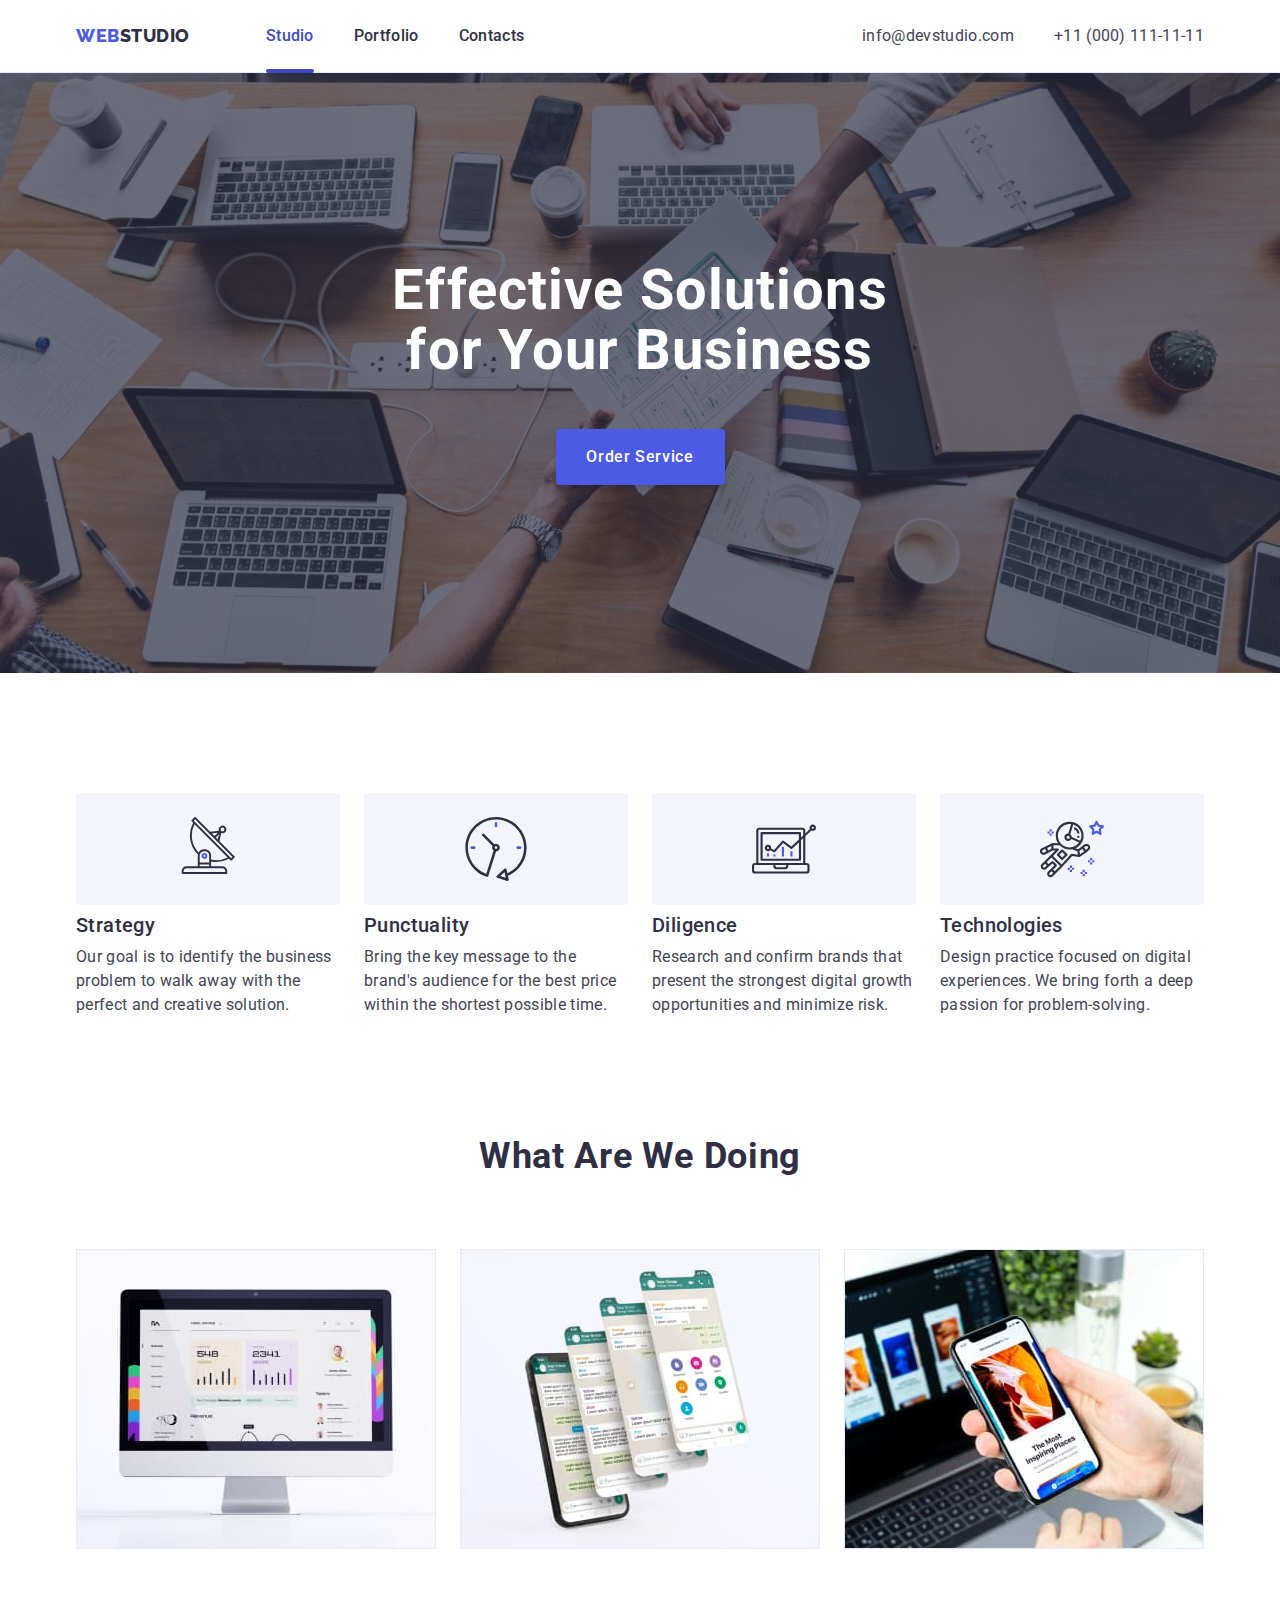
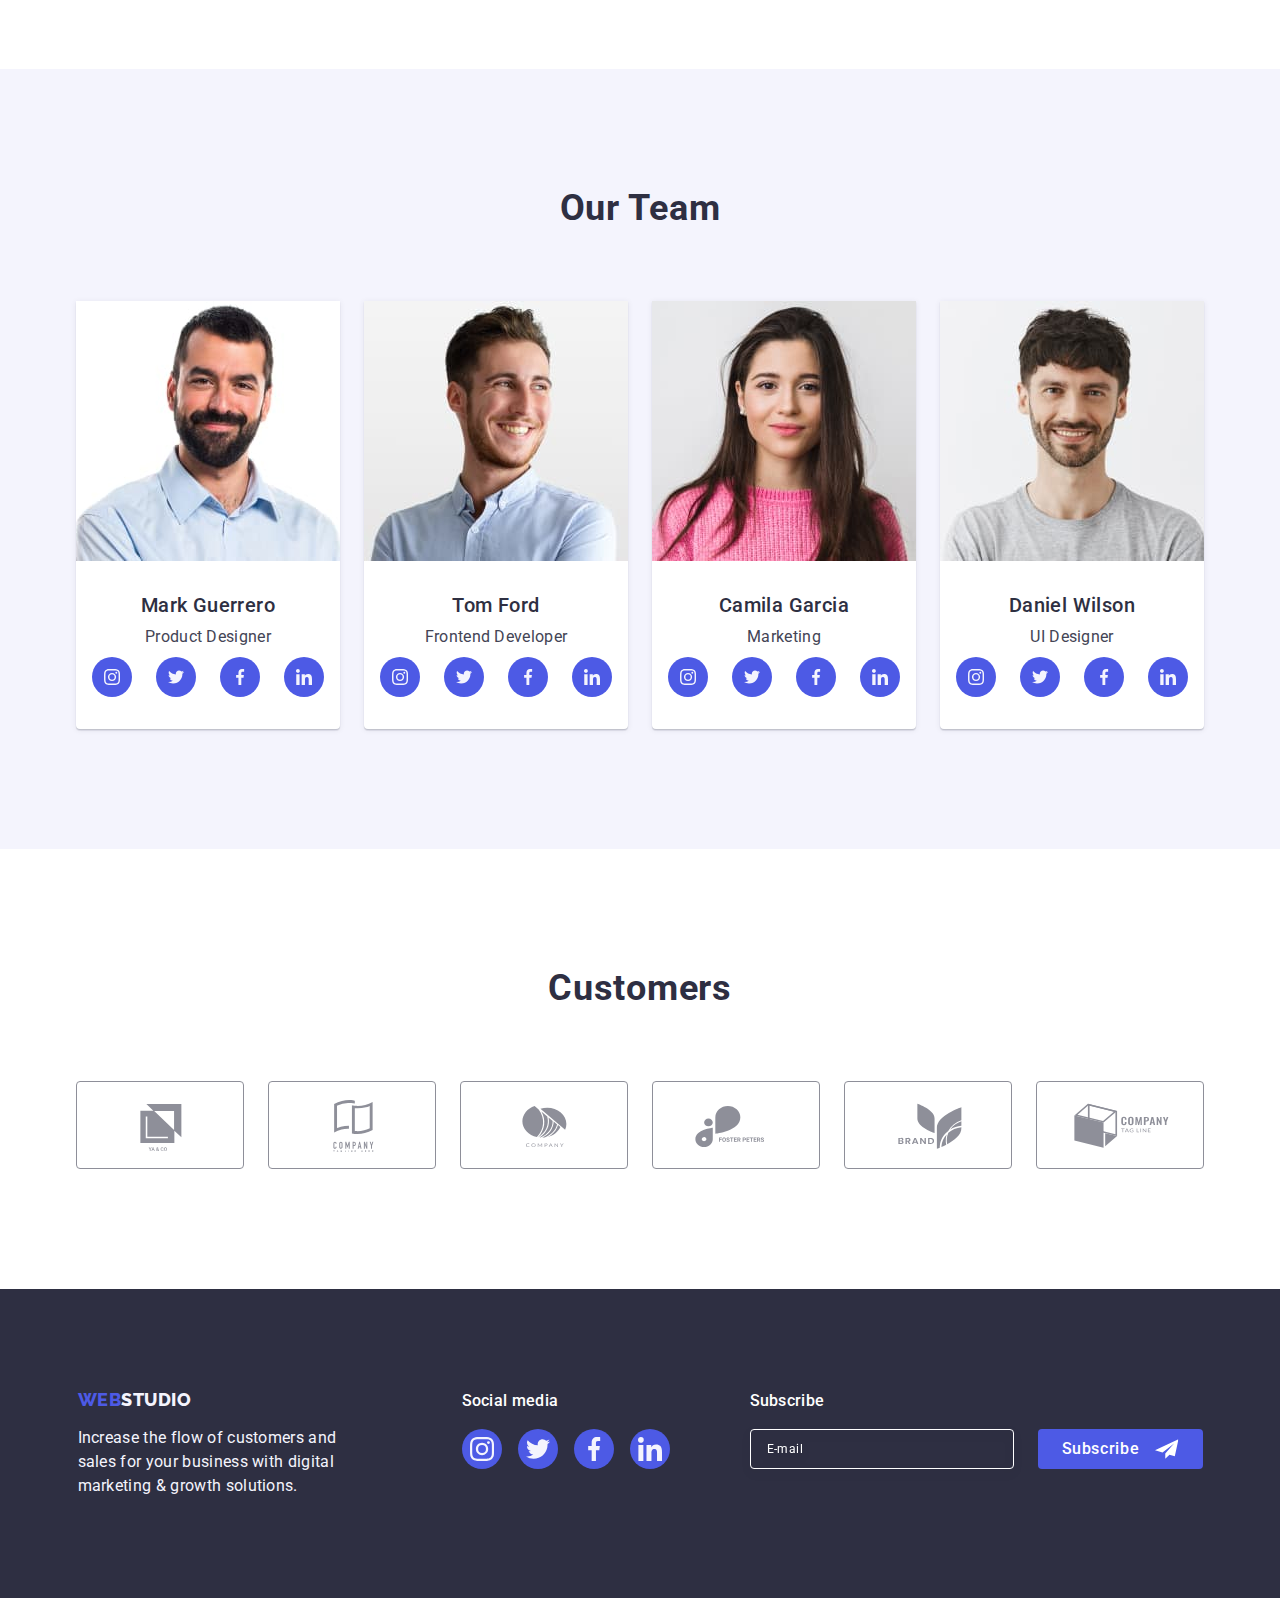
<file: index.html>
<!DOCTYPE html>
<html lang="en">

<head>
    <meta charset="UTF-8">
    <meta http-equiv="X-UA-Compatible" content="IE=edge">
    <meta name="viewport" content="width=device-width, initial-scale=1.0">
    <title>WebStudio</title>
    <link rel="preconnect" href="https://fonts.googleapis.com">
    <link rel="preconnect" href="https://fonts.gstatic.com" crossorigin>
    <link href="https://fonts.googleapis.com/css2?family=Raleway:wght@800&family=Roboto:wght@400;500;700&display=swap"
        rel="stylesheet">
    <link rel="stylesheet"
        href="https://cdnjs.cloudflare.com/ajax/libs/modern-normalize/2.0.0/modern-normalize.min.css">
    <link rel="stylesheet" href="./css/styles.css">
    <link rel="stylesheet" href="./css/media.css">
</head>

<body>
    <header class="page-header header">
        <div class="container header-container">
            <nav class="header-nav">
                <a class="logotepy-link link">Web<span class="logo">Studio</span></a>
                <ul class="site-nav list">
                    <li class="header-item"><a href="./index.html" class="header-link link current">Studio</a>
                    </li>
                    <li class="header-item"><a href="./portfolio.html" class="header-link link">Portfolio</a>
                    </li>
                    <li class="header-item"><a href="" class="header-link link">Contacts</a></li>
                </ul>
            </nav>

            <address class="page-adress">
                <ul class="auth-nav list">
                    <li class="adress-item"><a href="mailto:info@devstudio.com"
                            class="header-adress-link link">info@devstudio.com</a>
                    </li>
                    <li class="adress-item*tel"><a href="tel:+110001111111" class="header-adress-link link">+11 (000)
                            111-11-11</a>
                    </li>
                </ul>
            </address>
            <button type="button" class="mob-menu-open" data-menu-open>
                <svg width="32" height="22">
                    <use href="./images/icons.svg#icon-Vector-open-modal"></use>
                </svg>
            </button>
        </div>

        <div class="mob-menu is-hidden" data-menu>
            <div>
                <button type="button" class="menu-modal-close" data-menu-close>
                    <svg class="mob-close-icon" width="8" height="8">
                        <use href="./images/icons.svg#icon-close-black-18dp-2-1"> </use>
                    </svg>
                </button>

                <nav class="mobil-menu-nav">
                    <ul class="mob-menu-nav list">
                        <li class="mob-menu-item">
                            <a href="./index.html" class="mob-menu-link link active">Studio</a>
                        </li>
                        <li class="mob-menu-item">
                            <a href="./portfolio.html" class="mob-menu-link link">Portfolio</a>
                        </li>
                        <li class="mob-menu-item">
                            <a href="" class="mob-menu-link link">Contacts</a>
                        </li>
                    </ul>
                </nav>
            </div>

            <div>
                <address class="mobil-menu-adress">
                    <ul class="mob-menu-nav list">
                        <li class="mob-menu-item">
                            <a href="tel:+110001111111" class="mob-menu-tel-link link">+11 (000) 111-11-11</a>
                        </li>
                        <li class="mob-menu-item">
                            <a href="mailto:info@devstudio.com" class="mob-menu-adress-link link">info@devstudio.com</a>
                        </li>
                    </ul>
                </address>
                <ul class="mob-soc-list list">
                    <li class="mob-soc-item list">
                        <a href="" class="link mob-soc-link" target="_blank" rel="noopener noreferrer">
                            <svg class="mob-soc-icon" width="24" height="24">
                                <use href="./images/icons.svg#icon-instagram"></use>
                            </svg>
                        </a>
                    </li>
                    <li class="mob-soc-item list">
                        <a href="" class="link mob-soc-link" target="_blank" rel="noopener noreferrer">
                            <svg class="mob-soc-icon" width="24" height="24">
                                <use href="./images/icons.svg#icon-twitter"></use>
                            </svg>
                        </a>
                    </li>
                    <li class="mob-soc-item list">
                        <a href="" class="link mob-soc-link" target="_blank" rel="noopener noreferrer">
                            <svg class="mob-soc-icon" width="24" height="24">
                                <use href="./images/icons.svg#icon-facebook"></use>
                            </svg>
                        </a>
                    </li>
                    <li class="mob-soc-item list">
                        <a href="" class="link mob-soc-link" target="_blank" rel="noopener noreferrer">
                            <svg class="mob-soc-icon" width="24" height="24">
                                <use href="./images/icons.svg#icon-linkedin"></use>
                            </svg>
                        </a>
                    </li>
                </ul>
            </div>
        </div>
    </header>

    <main>
        <!--section1 -->
        <section class="section-hero list">
            <div class="container container-hero">
                <h1 class="hero-title">Effective Solutions
                    for Your Business</h1>
                <button type="button" class="hero-link-btn" data-modal-open>Order Service</button>
            </div>
        </section>
        <!--section2 -->
        <section class="section-visuali">
            <div class="container container-text">
                <h2 class="visually-hidden">Happy</h2>
                <ul class="list list-text">
                    <li class="list-item">
                        <div class="icon">
                            <svg width="64" height="64">
                                <use href="./images/icons.svg#icon-antenna"></use>
                            </svg>
                        </div>
                        <h3 class="subtitle">Strategy</h3>
                        <p class="text">
                            Our goal is to identify the business
                            problem to walk away with the perfect and creative solution.
                        </p>
                    </li>
                    <li class="list-item">
                        <div class="icon">
                            <svg width="64" height="64">
                                <use href="./images/icons.svg#icon-clock"></use>
                            </svg>
                        </div>
                        <h3 class="subtitle">Punctuality</h3>
                        <p class="text">
                            Bring the key message to the brand's audience for the best price within the shortest
                            possible time.
                        </p>
                    </li>
                    <li class="list-item">
                        <div class="icon">
                            <svg width="64" height="64">
                                <use href="./images/icons.svg#icon-diagram"></use>
                            </svg>
                        </div>
                        <h3 class="subtitle">Diligence</h3>
                        <p class="text">
                            Research and confirm brands that present the strongest digital growth opportunities and
                            minimize risk.
                        </p>
                    </li>
                    <li class="list-item">
                        <div class="icon">
                            <svg width="64" height="64">
                                <use href="./images/icons.svg#icon-astronaut"></use>
                            </svg>
                        </div>
                        <h3 class="subtitle">Technologies</h3>
                        <p class="text">
                            Design practice focused on digital experiences. We bring forth a deep passion for
                            problem-solving.
                        </p>
                    </li>
                </ul>
            </div>
        </section>
        <!--section3-->
        <section class="section-doing">
            <div class="container page-doing">
                <h2 class="title-page caption-page">What are we doing</h2>
                <ul class="list list-imeges">
                    <li class="image-item">
                        <img srcset="./images/img-1.2x.jpg 2x" src="./images/computer.jpg" class="image-one-item"
                            alt="computer" width="360" height="300">
                    </li>
                    <li class="image-item">
                        <img srcset="./images/img-2.2x.jpg 2x" src="./images/telephone.jpg" class="image-two-item"
                            alt="telephone" width="360" height="300">
                    </li>
                    <li class="image-item">
                        <img srcset="./images/img-3.2x.jpg 2x" src="./images/laptop-and-telephone.jpg"
                            class="image-three-item" alt="laptop and telephone" width="360" height="300">
                    </li>
                </ul>
            </div>
        </section>
        <!--section4-->
        <section class="section-team">
            <div class="container team-container">
                <h2 class="title-page">Our Team</h2>
                <ul class="list-items list">
                    <li class="team-item">
                        <img srcset="./images/MarkGuerrero.jpg    1x,
                                    ./images/MarkGuerrero.2x.jpg  2x" src="./images/MarkGuerrero.jpg"
                            class="image-one-item" alt="photo Mark Guerrero" width="264" height="260">

                        <div class="team-info">
                            <h3 class="team-item-title">Mark Guerrero</h3>
                            <p class="team-item-text">Product Designer</p>
                            <ul class="soc-list list">
                                <li class="soc-item list">
                                    <a href="" class="link soc-link" target="_blank" rel="noopener noreferrer">
                                        <svg class="team-soc-icon" width="16" height="16">
                                            <use href="./images/icons.svg#icon-instagram"></use>
                                        </svg>
                                    </a>
                                </li>
                                <li class="soc-item list">
                                    <a href="" class="link soc-link" target="_blank" rel="noopener noreferrer">
                                        <svg class="team-soc-icon" width="16" height="16">
                                            <use href="./images/icons.svg#icon-twitter"></use>
                                        </svg>
                                    </a>
                                </li>
                                <li class="soc-item list">
                                    <a href="" class="link soc-link" target="_blank" rel="noopener noreferrer">
                                        <svg class="team-soc-icon" width="16" height="16">
                                            <use href="./images/icons.svg#icon-facebook"></use>
                                        </svg>
                                    </a>
                                </li>
                                <li class="soc-item list">
                                    <a href="" class="link soc-link" target="_blank" rel="noopener noreferrer">
                                        <svg class="team-soc-icon" width="16" height="16">
                                            <use href="./images/icons.svg#icon-linkedin"></use>
                                        </svg>
                                    </a>
                                </li>
                            </ul>
                        </div>
                    </li>

                    <li class="team-item">
                        <img srcset="./images/TomFord.jpg 1x, ./images/TomFord.2x.jpg 2x" src="./images/TomFord.jpg"
                            class="image-two-item" alt="photo Tom Ford" width="264" height="260">
                        <div class="team-info">
                            <h3 class="team-item-title">Tom Ford</h3>
                            <p class="team-item-text">Frontend Developer</p>
                            <ul class="soc-list list">
                                <li class="soc-item list">
                                    <a href="" class="link soc-link" target="_blank" rel="noopener noreferrer">
                                        <svg class="team-soc-icon" width="16" height="16">
                                            <use href="./images/icons.svg#icon-instagram"></use>
                                        </svg>
                                    </a>
                                </li>
                                <li class="soc-item list">
                                    <a href="" class="link soc-link" target="_blank" rel="noopener noreferrer">
                                        <svg class="team-soc-icon" width="16" height="16">
                                            <use href="./images/icons.svg#icon-twitter"></use>
                                        </svg>
                                    </a>
                                </li>
                                <li class="soc-item list">
                                    <a href="" class="link soc-link" target="_blank" rel="noopener noreferrer">
                                        <svg class="team-soc-icon" width="16" height="16">
                                            <use href="./images/icons.svg#icon-facebook"></use>
                                        </svg>
                                    </a>
                                </li>
                                <li class="soc-item list">
                                    <a href="" class="link soc-link" target="_blank" rel="noopener noreferrer">
                                        <svg class="team-soc-icon" width="16" height="16">
                                            <use href="./images/icons.svg#icon-linkedin"></use>
                                        </svg>
                                    </a>
                                </li>
                            </ul>
                        </div>
                    </li>

                    <li class="team-item">
                        <img srcset="./images/CamilaGarcia.jpg 1x, ./images/CamilaGarcia.2x.jpg 2x"
                            src="./images/CamilaGarcia.jpg" class="image-three-item" alt="photo Camila Garcia"
                            width="264" height="260">
                        <div class="team-info">
                            <h3 class="team-item-title">Camila Garcia</h3>
                            <p class="team-item-text"> Marketing</p>
                            <ul class="soc-list list">
                                <li class="soc-item list">
                                    <a href="" class="link soc-link" target="_blank" rel="noopener noreferrer">
                                        <svg class="team-soc-icon" width="16" height="16">
                                            <use href="./images/icons.svg#icon-instagram"></use>
                                        </svg>
                                    </a>
                                </li>
                                <li class="soc-item list">
                                    <a href="" class="link soc-link" target="_blank" rel="noopener noreferrer">
                                        <svg class="team-soc-icon" width="16" height="16">
                                            <use href="./images/icons.svg#icon-twitter"></use>
                                        </svg>
                                    </a>
                                </li>
                                <li class="soc-item list">
                                    <a href="" class="link soc-link" target="_blank" rel="noopener noreferrer">
                                        <svg class="team-soc-icon" width="16" height="16">
                                            <use href="./images/icons.svg#icon-facebook"></use>
                                        </svg>
                                    </a>
                                </li>
                                <li class="soc-item list">
                                    <a href="" class="link soc-link" target="_blank" rel="noopener noreferrer">
                                        <svg class="team-soc-icon" width="16" height="16">
                                            <use href="./images/icons.svg#icon-linkedin"></use>
                                        </svg>
                                    </a>
                                </li>
                            </ul>
                        </div>
                    </li>

                    <li class="team-item">
                        <img srcset="./images/DanielWilson.jpg 1x, ./images/DanielWilson.2x.jpg 2x"
                            src="./images/DanielWilson.jpg" class="image-four-item" alt="photo Daniel Wilson"
                            width="264" height="260">
                        <div class="team-info">
                            <h3 class="team-item-title">Daniel Wilson</h3>
                            <p class="team-item-text">UI Designer</p>
                            <ul class="soc-list list">
                                <li class="soc-item list">
                                    <a href="" class="link soc-link" target="_blank" rel="noopener noreferrer">
                                        <svg class="team-soc-icon" width="16" height="16">
                                            <use href="./images/icons.svg#icon-instagram"></use>
                                        </svg>
                                    </a>
                                </li>
                                <li class="soc-item list">
                                    <a href="" class="link soc-link" target="_blank" rel="noopener noreferrer">
                                        <svg class="team-soc-icon" width="16" height="16">
                                            <use href="./images/icons.svg#icon-twitter"></use>
                                        </svg>
                                    </a>
                                </li>
                                <li class="soc-item list">
                                    <a href="" class="link soc-link" target="_blank" rel="noopener noreferrer">
                                        <svg class="team-soc-icon" width="16" height="16">
                                            <use href="./images/icons.svg#icon-facebook"></use>
                                        </svg>
                                    </a>
                                </li>
                                <li class="soc-item list">
                                    <a href="" class="link soc-link" target="_blank" rel="noopener noreferrer">
                                        <svg class="team-soc-icon" width="16" height="16">
                                            <use href="./images/icons.svg#icon-linkedin"></use>
                                        </svg>
                                    </a>
                                </li>
                            </ul>
                        </div>
                    </li>
                </ul>
            </div>
        </section>
        <!-- section 5 -->
        <section class="section-customers">
            <div class="container">
                <h2 class="title-page">Customers</h2>
                <ul class="list list-customers">
                    <li class="customer-item">
                        <a class="link customer-link" href="">
                            <svg class="customer-icon" width="104" height="56">
                                <use href="./images/icons.svg#icon-Logo"> </use>
                            </svg>
                        </a>
                    </li>
                    <li class="customer-item">
                        <a class="link customer-link" href="">
                            <svg class="customer-icon" width="104" height="56">
                                <use href="./images/icons.svg#icon-Logo-1"> </use>
                            </svg>
                        </a>
                    </li>
                    <li class="customer-item">
                        <a class="link customer-link" href="">
                            <svg class="customer-icon" width="104" height="56">
                                <use href="./images/icons.svg#icon-Logo-2"> </use>
                            </svg>
                        </a>
                    </li>
                    <li class="customer-item">
                        <a class="link customer-link" href="">
                            <svg class="customer-icon" width="104" height="56">
                                <use href="./images/icons.svg#icon-Logo-3"> </use>
                            </svg>
                        </a>
                    </li>
                    <li class="customer-item">
                        <a class="link customer-link" href="">
                            <svg class="customer-icon" width="104" height="56">
                                <use href="./images/icons.svg#icon-Logo-4"> </use>
                            </svg>
                        </a>
                    </li>
                    <li class="customer-item">
                        <a class="link customer-link" href="">
                            <svg class="customer-icon" width="104" height="56">
                                <use href="./images/icons.svg#icon-Logo-5"> </use>
                            </svg>
                        </a>
                    </li>
                </ul>
            </div>
        </section>
    </main>

    <footer class="page-footer">
        <div class="container footer-container">
            <div class="tex-footer-container">
                <a class="logotepy-link-footer link">Web<span class="logo-footer">Studio</span></a>
                <p class="text-footer">Increase the flow of customers and sales for your business with digital marketing
                    &
                    growth solutions.</p>
            </div>

            <div class="soc-footer-container">
                <p class="soc-text-footer">Social media</p>
                <ul class="soc-footer-list list">
                    <li class="footer-item">
                        <a href="" class="soc-footer-link link" target="_blank" rel="noopener noreferrer">
                            <svg class="soc-footer-icon" width="24" height="24">
                                <use href="./images/icons.svg#icon-instagram"></use>
                            </svg>
                        </a>
                    </li>

                    <li class="footer-item">
                        <a href="" class="soc-footer-link link" target="_blank" rel="noopener noreferrer">
                            <svg class="soc-footer-icon" width="24" height="24">
                                <use href="./images/icons.svg#icon-twitter"></use>
                            </svg>
                        </a>
                    </li>

                    <li class="footer-item">
                        <a href="" class="soc-footer-link link" target="_blank" rel="noopener noreferrer">
                            <svg class="soc-footer-icon" width="24" height="24">
                                <use href="./images/icons.svg#icon-facebook"></use>
                            </svg>
                        </a>
                    </li>

                    <li class="footer-item">
                        <a href="" class="soc-footer-link link" target="_blank" rel="noopener noreferrer">
                            <svg class="soc-footer-icon" width="24" height="24">
                                <use href="./images/icons.svg#icon-linkedin"></use>
                            </svg>
                        </a>
                    </li>
                </ul>
            </div>

            <div class="subscribe-container">
                <p class="soc-text-footer">Subscribe</p>
                <form class="form-footer">
                    <label class="sub-label">
                        <input class="sub-input" type="email" name="email" placeholder="E-mail" />
                    </label>
                    <button type="submit" class="footer-button">Subscribe
                        <svg class="sub-icon" width="24" height="24">
                            <use href="./images/icons.svg#icon-icon-send"></use>
                        </svg>
                    </button>
                </form>
            </div>
        </div>
    </footer>

    <div class="backdrop is-hidden" data-modal>
        <div class="modal">
            <button type="button" class="modal-close" data-modal-close>
                <svg class="modal-close-icon" width="8" height="8">
                    <use href="./images/icons.svg#icon-close-black-18dp-2-1"> </use>
                </svg>
            </button>
            <p class="modal-title">Leave your contacts and we will call you back</p>
            <form class="modal-form">
                <div class="modal-field">
                    <label class="modal-label" for="user-name">Name</label>
                    <div class="input-wrap">
                        <input class="modal-input" type="text" name="user-name" id="user-name" />
                        <svg class="modal-icon" width="18" height="24">
                            <use href="./images/icons.svg#icon-name"></use>
                        </svg>
                    </div>
                </div>

                <div class="modal-field">
                    <label class="modal-label" for="user-phone">Phone</label>
                    <div class="input-wrap">
                        <input class="modal-input" type="tel" name="tel" id="user-phone" />
                        <svg class="modal-icon" width="18" height="24">
                            <use href="./images/icons.svg#icon-phone"></use>
                        </svg>
                    </div>
                </div>

                <div class="modal-field">
                    <label class="modal-label" for="user-email">Email</label>
                    <div class="input-wrap">
                        <input class="modal-input" type="email" name="email" id="user-email" />
                        <svg class="modal-icon" width="18" height="24">
                            <use href="./images/icons.svg#icon-email"></use>
                        </svg>
                    </div>
                </div>

                <div class="modal-textarea">
                    <label class="modal-label" for="user-comment">Comment</label>
                    <textarea class="modal-comment text-textarea" name="user-comment" placeholder="Text input"
                        id="user-comment"></textarea>
                </div>

                <div class="modal-checkbox">
                    <input class="modal-check-input visually-hidden" type="checkbox" name="user-privacy"
                        id="user-privacy" value="true">
                    <label class="modal-check-label" for="user-privacy">
                        <span class="modal-check-span">
                            <svg class="modal-check-svg" width="10" height="8">
                                <use href="./images/icons.svg#icon-Vector"></use>
                            </svg>
                        </span>
                        I accept the terms and conditions of the
                        <a class="modal-check-link link" href="">Privacy Policy</a>
                    </label>
                </div>
                <button class="modal-btn" type="submit">Send</button>
            </form>
        </div>
    </div>
    <script src="./js/modal.js"></script>
    <script src="./js/mobile-menu.js"></script>
</body>

</html>
</file>
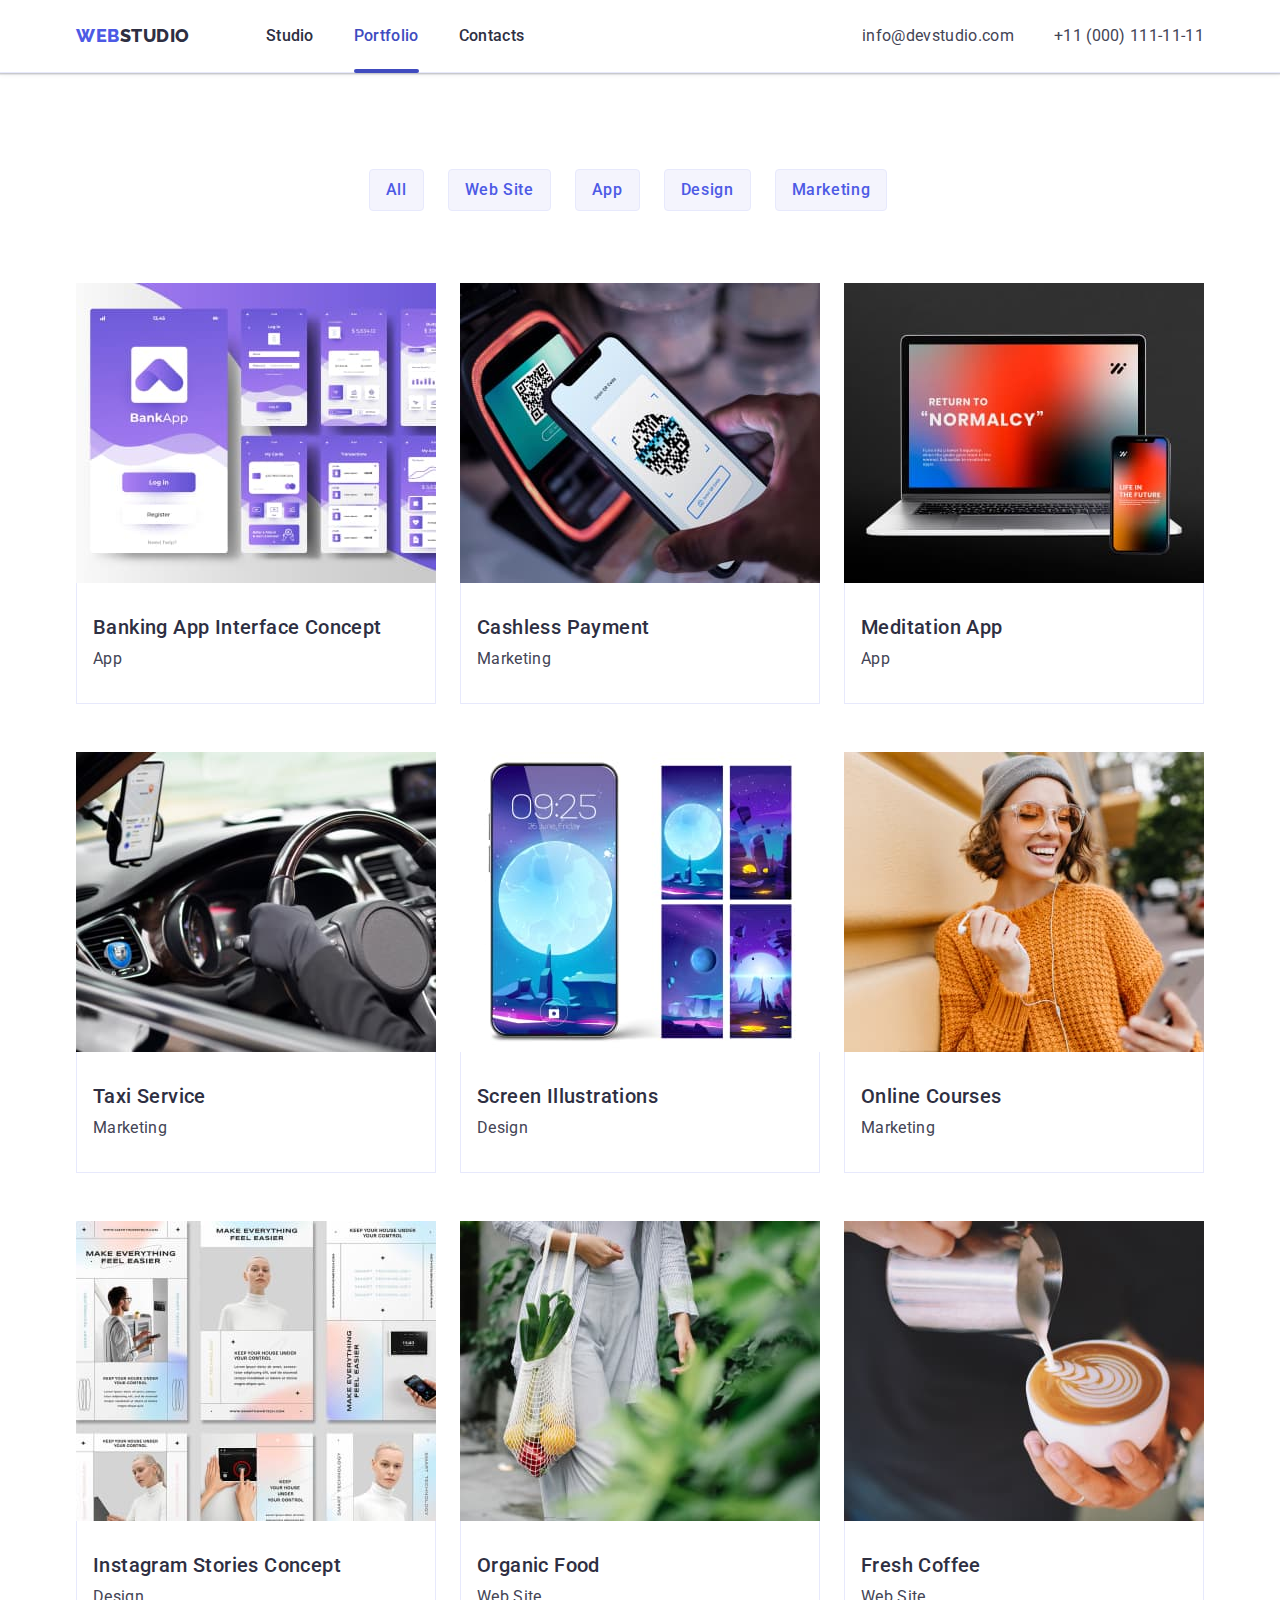
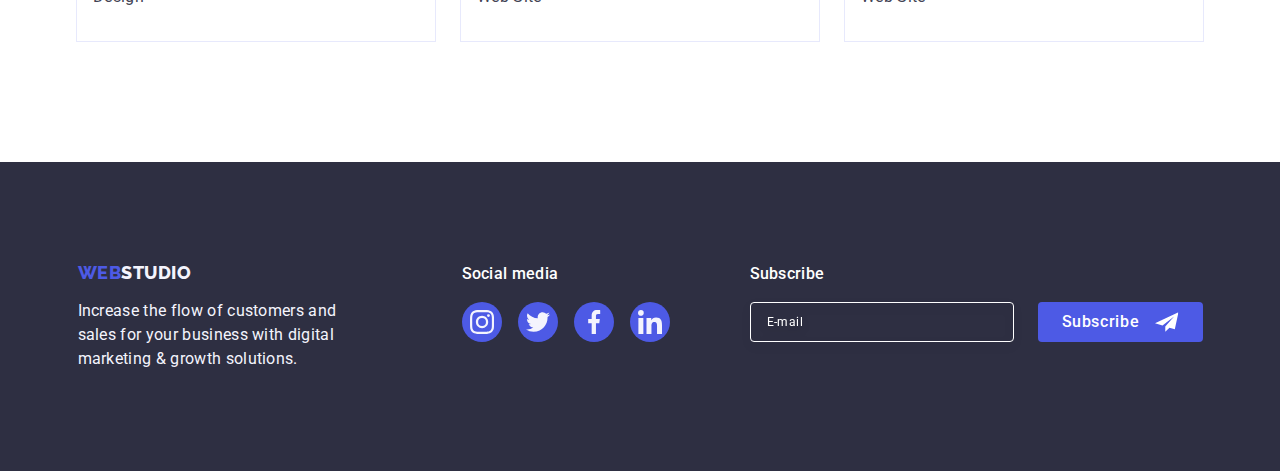
<file: portfolio.html>
<!DOCTYPE html>
<html lang="en">

<head>
    <meta charset="UTF-8">
    <meta http-equiv="X-UA-Compatible" content="IE=edge">
    <meta name="viewport" content="width=device-width, initial-scale=1.0">
    <title>WebStudio</title>
    <link rel="preconnect" href="https://fonts.googleapis.com">
    <link rel="preconnect" href="https://fonts.gstatic.com" crossorigin>
    <link href="https://fonts.googleapis.com/css2?family=Raleway:wght@800&family=Roboto:wght@400;500;700&display=swap"
        rel="stylesheet">
    <link rel="stylesheet"
        href="https://cdnjs.cloudflare.com/ajax/libs/modern-normalize/2.0.0/modern-normalize.min.css">
    <link rel="stylesheet" href="./css/styles.css">
    <link rel="stylesheet" href="./css/media.css">
    <link rel="stylesheet" href="./css/media.portfolio.css">
</head>

<header class="page-header header">
    <div class="container header-container">
        <nav class="header-nav">
            <a class="logotepy-link link">Web<span class="logo">Studio</span></a>
            <ul class="site-nav list">
                <li class="header-item"><a href="./index.html" class="header-link link">Studio</a>
                </li>
                <li class="header-item"><a href="./portfolio.html" class="header-link link current">Portfolio</a>
                </li>
                <li class="header-item"><a href="" class="header-link link">Contacts</a></li>
            </ul>
        </nav>

        <address class="page-adress">
            <ul class="auth-nav list">
                <li class="adress-item"><a href="mailto:info@devstudio.com"
                        class="header-adress-link link">info@devstudio.com</a>
                </li>
                <li class="adress-item*tel"><a href="tel:+110001111111" class="header-adress-link link">+11 (000)
                        111-11-11</a>
                </li>
            </ul>
        </address>
        <button type="button" class="mob-menu-open" data-menu-open>
            <svg width="32" height="22">
                <use href="./images/icons.svg#icon-Vector-open-modal"></use>
            </svg>
        </button>
    </div>

    <div class="mob-menu is-hidden" data-menu>
        <div>
            <button type="button" class="menu-modal-close" data-menu-close>
                <svg class="mob-close-icon" width="8" height="8">
                    <use href="./images/icons.svg#icon-close-black-18dp-2-1"> </use>
                </svg>
            </button>

            <nav class="mobil-menu-nav">
                <ul class="mob-menu-nav list">
                    <li class="mob-menu-item">
                        <a href="./index.html" class="mob-menu-link link">Studio</a>
                    </li>
                    <li class="mob-menu-item">
                        <a href="./portfolio.html" class="mob-menu-link link active">Portfolio</a>
                    </li>
                    <li class="mob-menu-item">
                        <a href="" class="mob-menu-link link">Contacts</a>
                    </li>
                </ul>
            </nav>
        </div>

        <div>
            <address class="mobil-menu-adress">
                <ul class="mob-menu-nav list">
                    <li class="mob-menu-item">
                        <a href="tel:+110001111111" class="mob-menu-tel-link link">+11 (000) 111-11-11</a>
                    </li>
                    <li class="mob-menu-item">
                        <a href="mailto:info@devstudio.com" class="mob-menu-adress-link link">info@devstudio.com</a>
                    </li>
                </ul>
            </address>
            <ul class="mob-soc-list list">
                <li class="mob-soc-item list">
                    <a href="" class="link mob-soc-link" target="_blank" rel="noopener noreferrer">
                        <svg class="mob-soc-icon" width="24" height="24">
                            <use href="./images/icons.svg#icon-instagram"></use>
                        </svg>
                    </a>
                </li>
                <li class="mob-soc-item list">
                    <a href="" class="link mob-soc-link" target="_blank" rel="noopener noreferrer">
                        <svg class="mob-soc-icon" width="24" height="24">
                            <use href="./images/icons.svg#icon-twitter"></use>
                        </svg>
                    </a>
                </li>
                <li class="mob-soc-item list">
                    <a href="" class="link mob-soc-link" target="_blank" rel="noopener noreferrer">
                        <svg class="mob-soc-icon" width="24" height="24">
                            <use href="./images/icons.svg#icon-facebook"></use>
                        </svg>
                    </a>
                </li>
                <li class="mob-soc-item list">
                    <a href="" class="link mob-soc-link" target="_blank" rel="noopener noreferrer">
                        <svg class="mob-soc-icon" width="24" height="24">
                            <use href="./images/icons.svg#icon-linkedin"></use>
                        </svg>
                    </a>
                </li>
            </ul>
        </div>
    </div>
</header>


<main>
    <!-- section -->
    <section class="section-filters">
        <div class="container">
            <h1 class="visually-hidden">My portfolio</h1>
            <ul class="list list-filters">
                <li class="filter-btn"> <button type="button" class="filter-link-btn">All</button>
                <li class="filter-btn"> <button type="button" class="filter-link-btn">Web Site</button>
                <li class="filter-btn"> <button type="button" class="filter-link-btn">App</button>
                <li class="filter-btn"> <button type="button" class="filter-link-btn">Design</button>
                <li class="filter-btn"> <button type="button" class="filter-link-btn">Marketing</button>
                </li>
            </ul>
            <ul class="list list-portfolio">
                <li class="portfolio-item">
                    <a class="link portfolio-link" href="">
                        <div class="portfolio-wrap">
                            <picture>
                                <source media="(min-width: 1158px)"
                                    srcset="./images/banking.jpg 1x, ./images/banking-desk.2x.jpg 2x">
                                <source media="(min-width: 768px)"
                                    srcset="./images/banking-tab.1x.jpg 1x, ./images/banking-tab.2x.jpg 2x">
                                <source media="(max-width: 767px)"
                                    srcset="./images/banking-mob.1x.jpg 1x, ./images/banking-mob.2x.jpg 2x">
                                <img src="./images/banking-mob.1x.jpg" class="image-one-item" alt="Banking" width="360"
                                    height="300">
                            </picture>
                            <p class="portfolio-text">14 Stylish and User-Friendly App Design Concepts · Task
                                Manager
                                App · Calorie Tracker App · Exotic Fruit Ecommerce App ·
                                Cloud Storage App</p>
                        </div>
                        <div class="portfolio-info">
                            <h2 class="portfolio-item-title">Banking App Interface Concept</h2>
                            <p class="text">App</p>
                        </div>
                    </a>
                </li>
                <li class="portfolio-item">
                    <a class="link portfolio-link" href="">
                        <div class="portfolio-wrap">
                            <picture>
                                <source media="(min-width: 1158px)"
                                    srcset="./images/cashless.jpg 1x, ./images/cashless-desk.2x.jpg 2x">
                                <source media="(min-width: 768px)"
                                    srcset="./images/cashless-tab.1x.jpg 1x, ./images/cashless-tab.2x.jpg 2x">
                                <source media="(max-width: 767px)"
                                    srcset="./images/cashless-mob.1x.jpg 1x, ./images/cashless-mob.2x.jpg 2x">
                                <img src="./images/cashless-mob.1x.jpg" class="image-one-item" alt="Cashless"
                                    width="360" height="300">
                            </picture>
                            <p class="portfolio-text">14 Stylish and User-Friendly App Design Concepts · Task
                                Manager
                                App · Calorie Tracker App · Exotic Fruit Ecommerce App ·
                                Cloud Storage App</p>
                        </div>
                        <div class="portfolio-info">
                            <h2 class="portfolio-item-title">Cashless Payment</h2>
                            <p class="text">Marketing</p>
                        </div>
                    </a>
                </li>
                <li class="portfolio-item">
                    <a class="link portfolio-link" href="">
                        <div class="portfolio-wrap">
                            <picture>
                                <source media="(min-width: 1158px)"
                                    srcset="./images/meditation.jpg 1x, ./images/meditation-desk.2x.jpg 2x">
                                <source media="(min-width: 768px)"
                                    srcset="./images/meditation-tab.1x.jpg 1x, ./images/meditation-tab.2x.jpg 2x">
                                <source media="(max-width: 767px)"
                                    srcset="./images/meditation-mob.1x.jpg 1x, ./images/meditation-mob.2x.jpg 2x">
                                <img src="./images/meditation-mob.1x.jpg" class="image-one-item" alt="Meditation App"
                                    width="360" height="300">
                            </picture>
                            <p class="portfolio-text">14 Stylish and User-Friendly App Design Concepts · Task
                                Manager
                                App · Calorie Tracker App · Exotic Fruit Ecommerce App ·
                                Cloud Storage App</p>
                        </div>
                        <div class="portfolio-info">
                            <h2 class="portfolio-item-title">Meditation App</h2>
                            <p class="text">App</p>
                        </div>
                    </a>
                </li>
                <li class="portfolio-item">
                    <a class="link portfolio-link" href="">
                        <div class="portfolio-wrap">
                            <picture>
                                <source media="(min-width: 1158px)"
                                    srcset="./images/taxi.jpg 1x, ./images/taxi-desk.2x.jpg 2x">
                                <source media="(min-width: 768px)"
                                    srcset="./images/taxi-tab.1x.jpg 1x, ./images/taxi-tab.2x.jpg 2x">
                                <source media="(max-width: 767px)"
                                    srcset="./images/taxi-mob.1x.jpg 1x, ./images/taxi-mob.2x.jpg 2x">
                                <img src="./images/taxi-mob.1x.jpg" class="image-one-item" alt="Taxi" width="360"
                                    height="300">
                            </picture>
                            <p class="portfolio-text">14 Stylish and User-Friendly App Design Concepts · Task
                                Manager
                                App · Calorie Tracker App · Exotic Fruit Ecommerce App ·
                                Cloud Storage App</p>
                        </div>
                        <div class="portfolio-info">
                            <h2 class="portfolio-item-title">Taxi Service</h2>
                            <p class="text">Marketing</p>
                        </div>
                    </a>
                </li>
                <li class="portfolio-item">
                    <a class="link portfolio-link" href="">
                        <div class="portfolio-wrap">
                            <picture>
                                <source media="(min-width: 1158px)"
                                    srcset="./images/screen.jpg 1x, ./images/screen-desk.2x.jpg 2x">
                                <source media="(min-width: 768px)"
                                    srcset="./images/screen-tab.1x.jpg 1x, ./images/screen-tab.2x.jpg 2x">
                                <source media="(max-width: 767px)"
                                    srcset="./images/screen-mob.1x.jpg 1x, ./images/screen-mob.2x.jpg 2x">
                                <img src="./images/screen-mob.1x.jpg" class="image-one-item" alt="Screen Illustrations"
                                    width="360" height="300">
                            </picture>
                            <p class="portfolio-text">14 Stylish and User-Friendly App Design Concepts · Task
                                Manager
                                App · Calorie Tracker App · Exotic Fruit Ecommerce App ·
                                Cloud Storage App</p>
                        </div>
                        <div class="portfolio-info">
                            <h2 class="portfolio-item-title">Screen Illustrations</h2>
                            <p class="text">Design</p>
                        </div>
                    </a>
                </li>
                <li class="portfolio-item">
                    <a class="link portfolio-link" href="">
                        <div class="portfolio-wrap">
                            <picture>
                                <source media="(min-width: 1158px)"
                                    srcset="./images/online.jpg 1x, ./images/online-desk.2x.jpg 2x">
                                <source media="(min-width: 768px)"
                                    srcset="./images/online-tab.1x.jpg 1x, ./images/online-tab.2x.jpg 2x">
                                <source media="(max-width: 767px)"
                                    srcset="./images/online-mob.1x.jpg 1x, ./images/online-mob.2x.jpg 2x">
                                <img src="./images/online-mob.1x.jpg" class="image-one-item" alt="Online Courses"
                                    width="360" height="300">
                            </picture>
                            <p class="portfolio-text">14 Stylish and User-Friendly App Design Concepts · Task
                                Manager
                                App · Calorie Tracker App · Exotic Fruit Ecommerce App ·
                                Cloud Storage App</p>
                        </div>
                        <div class="portfolio-info">
                            <h2 class="portfolio-item-title">Online Courses</h2>
                            <p class="text">Marketing</p>
                        </div>
                    </a>
                </li>
                <li class="portfolio-item">
                    <a class="link portfolio-link" href="">
                        <div class="portfolio-wrap">
                            <picture>
                                <source media="(min-width: 1158px)"
                                    srcset="./images/instagram.jpg 1x, ./images/instagram-desk.2x.jpg 2x">
                                <source media="(min-width: 768px)"
                                    srcset="./images/instagram-tab.1x.jpg 1x, ./images/instagram-tab.2x.jpg 2x">
                                <source media="(max-width: 767px)"
                                    srcset="./images/instagram-mob.1x.jpg 1x, ./images/instagram-mob.2x.jpg 2x">
                                <img src="./images/instagram-mob.1x.jpg" class="image-one-item"
                                    alt="Instagram Stories Concept" width="360" height="300">
                            </picture>
                            <p class="portfolio-text">14 Stylish and User-Friendly App Design Concepts · Task
                                Manager
                                App · Calorie Tracker App · Exotic Fruit Ecommerce App ·
                                Cloud Storage App</p>
                        </div>
                        <div class="portfolio-info">
                            <h2 class="portfolio-item-title">Instagram Stories Concept</h2>
                            <p class="text">Design</p>
                        </div>
                    </a>
                </li>
                <li class="portfolio-item">
                    <a class="link portfolio-link" href="">
                        <div class="portfolio-wrap">
                            <picture>
                                <source media="(min-width: 1158px)"
                                    srcset="./images/organic.jpg 1x, ./images/organic-desk.2x.jpg 2x">
                                <source media="(min-width: 768px)"
                                    srcset="./images/organic-tab.1x.jpg 1x, ./images/organic-tab.2x.jpg 2x">
                                <source media="(max-width: 767px)"
                                    srcset="./images/organic-mob.1x.jpg 1x, ./images/organic-mob.2x.jpg 2x">
                                <img src="./images/organic-mob.1x.jpg" class="image-one-item" alt="Organic Food"
                                    width="360" height="300">
                            </picture>
                            <p class="portfolio-text">14 Stylish and User-Friendly App Design Concepts · Task
                                Manager
                                App · Calorie Tracker App · Exotic Fruit Ecommerce App ·
                                Cloud Storage App</p>
                        </div>
                        <div class="portfolio-info">
                            <h2 class="portfolio-item-title">Organic Food</h2>
                            <p class="text">Web Site</p>
                        </div>
                    </a>
                </li>
                <li class="portfolio-item">
                    <a class="link portfolio-link" href="">
                        <div class="portfolio-wrap">
                            <picture>
                                <source media="(min-width: 1158px)"
                                    srcset="./images/coffee.jpg 1x, ./images/coffee-desk.2x.jpg 2x">
                                <source media="(min-width: 768px)"
                                    srcset="./images/coffee-tab.1x.jpg 1x, ./images/coffee-tab.2x.jpg 2x">
                                <source media="(max-width: 767px)"
                                    srcset="./images/coffee-mob.1x.jpg 1x, ./images/coffee-mob.2x.jpg 2x">
                                <img src="./images/coffee-mob.1x.jpg" class="image-one-item" alt="Fresh Coffee"
                                    width="360" height="300">
                            </picture>
                            <p class="portfolio-text">14 Stylish and User-Friendly App Design Concepts · Task
                                Manager
                                App · Calorie Tracker App · Exotic Fruit Ecommerce App ·
                                Cloud Storage App</p>
                        </div>
                        <div class="portfolio-info">
                            <h2 class="portfolio-item-title">Fresh Coffee</h2>
                            <p class="text">Web Site</p>
                        </div>
                    </a>
                </li>
            </ul>
        </div>
    </section>
</main>

<footer class="page-footer">
    <div class="container footer-container">
        <div class="tex-footer-container">
            <a class="logotepy-link-footer link">Web<span class="logo-footer">Studio</span></a>
            <p class="text-footer">Increase the flow of customers and sales for your business with digital marketing
                &
                growth solutions.</p>
        </div>

        <div class="soc-footer-container">
            <p class="soc-text-footer">Social media</p>
            <ul class="soc-footer-list list">
                <li class="footer-item">
                    <a href="" class="soc-footer-link link" target="_blank" rel="noopener noreferrer">
                        <svg class="soc-footer-icon" width="24" height="24">
                            <use href="./images/icons.svg#icon-instagram"></use>
                        </svg>
                    </a>
                </li>

                <li class="footer-item">
                    <a href="" class="soc-footer-link link" target="_blank" rel="noopener noreferrer">
                        <svg class="soc-footer-icon" width="24" height="24">
                            <use href="./images/icons.svg#icon-twitter"></use>
                        </svg>
                    </a>
                </li>

                <li class="footer-item">
                    <a href="" class="soc-footer-link link" target="_blank" rel="noopener noreferrer">
                        <svg class="soc-footer-icon" width="24" height="24">
                            <use href="./images/icons.svg#icon-facebook"></use>
                        </svg>
                    </a>
                </li>

                <li class="footer-item">
                    <a href="" class="soc-footer-link link" target="_blank" rel="noopener noreferrer">
                        <svg class="soc-footer-icon" width="24" height="24">
                            <use href="./images/icons.svg#icon-linkedin"></use>
                        </svg>
                    </a>
                </li>
            </ul>
        </div>

        <div class="subscribe-container">
            <p class="soc-text-footer">Subscribe</p>
            <form class="form-footer">
                <label class="sub-label">
                    <input class="sub-input" type="email" name="email" placeholder="E-mail" />
                </label>
                <button type="submit" class="footer-button">Subscribe
                    <svg class="sub-icon" width="24" height="24">
                        <use href="./images/icons.svg#icon-icon-send"></use>
                    </svg>
                </button>
            </form>
        </div>
    </div>
</footer>
<script src="./js/modal.js"></script>
<script src="./js/mobile-menu.js"></script>
</body>

</html>
</file>
<file: css/styles.css>
:root {
   --logo-color: #4D5AE5;
   --text-color: #2E2F42;
   --adress-color: #434455;
   --background-color: #ffffff;
   --button-colos-active: #404bbf;
   --button-border-portfolio: #e7e9fc;
   --background-seclion-four: #F4F4FD;
   --logo-color-footer: #F4F4FD;
   --customer-color: #8E8F99;
}

body {
   font-family: "Roboto", sans-serif;
   color: var(--adress-color);
   background-color: var(--background-color);
}

.list {
   list-style: none;
   display: flex;
   margin: 0;
   padding: 0;
}

.link {
   text-decoration: none;
}

* {
   box-sizing: border-box;
}

.container {
   max-width: 426px;
   padding-left: 15px;
   padding-right: 15px;
   margin-left: auto;
   margin-right: auto;
}

h1,
h2,
h3,
h4,
h5,
h6 {
   margin: 0;
}

p,
ul,
li {
   padding: 0;
   margin: 0;
}

/* HEDER nav */

.page-header {
   padding-top: 24px;
   padding-bottom: 22px;
}

.header {
   border-bottom: 1px solid #e7e9fc;
   box-shadow: 0px 2px 1px rgba(46, 47, 66, 0.08),
      0px 1px 1px rgba(46, 47, 66, 0.16),
      0px 1px 6px rgba(46, 47, 66, 0.08);
}

.header-container {
   display: flex;
   align-items: center;
   justify-content: space-between;
}

.header-nav {
   display: flex;
   align-items: center;
}

.site-nav {
   display: none;
}

.logotepy-link {
   margin-right: 76px;

   font-family: 'Raleway', sans-serif;
   font-weight: 800;
   font-size: 18px;
   line-height: 1.17;
   letter-spacing: 0.03em;
   text-transform: uppercase;
   color: var(--logo-color);
}

.logo {
   color: var(--text-color);
}

.mob-menu-open {
   border: none;
   background-color: transparent;

   padding: 0;
   stroke: var(--text-color);
   transition: background-color 250ms var(--timing-function), border 250ms var(--timing-function);
   line-height: 0;
}

.page-adress {
   display: none;
}

.mob-menu {
   position: fixed;
   top: 0;
   z-index: 100;
   width: 100vw;
   height: 100vh;
   background-color: var(--background-color);
   box-shadow: 0px 2px 1px rgba(46, 47, 66, 0.08), 0px 1px 1px rgba(46, 47, 66, 0.16), 0px 1px 6px rgba(46, 47, 66, 0.08);
   padding: 24px 24px 40px 40px;
   display: flex;
   flex-direction: column;
   justify-content: space-between;
   overflow: scroll;
}

.menu-modal-close {
   display: block;
   width: 24px;
   height: 24px;
   margin-left: auto;
   padding: 0;
   margin-bottom: 32px;

   background-color: var(--button-border-portfolio);
   border: 1px solid rgba(0, 0, 0, 0.1);
   border-radius: 50%;
}

.mob-close-icon {
   width: 8px;
   height: 8px;
   counter-reset: var(--text-color);
}

.mob-menu-nav {
   display: flex;
   flex-direction: column;
   gap: 40px;
   margin-bottom: 50px;
}

.mob-menu-link {
   font-weight: 700;
   font-size: 36px;
   line-height: 1.11;
   letter-spacing: 0.02em;
   text-transform: capitalize;

   color: var(--text-color);
}

@media screen and (max-width: 767px) {

   .mob-menu-link.active,
   .mob-menu-link:hover,
   .mob-menu-link:focus {
      color: var(--button-colos-active);
   }
}

.mob-menu-link:is(:hover, :focus) {
   color: var(--button-colos-active);
}

.mobil-menu-adress {
   font-style: normal;
   margin-bottom: 48px;
}

.mob-menu-tel-link {
   font-weight: 700;
   font-size: 25px;
   line-height: 1.11;
   letter-spacing: 0.02em;

   color: var(--logo-color);
}

.mob-menu-adress-link {
   font-weight: 500;
   font-size: 20px;
   line-height: 1.2;
   letter-spacing: 0.02em;
   color: var(--adress-color);
}

.mob-soc-list {
   display: flex;
   gap: calc((100% - 168px) / 4);
   justify-content: flex-start;
   align-items: center;
   max-width: 328px;
}

.mob-soc-link {
   width: 40px;
   height: 40px;
   background-color: #4D5AE5;
   border-radius: 50%;
   display: flex;
   align-items: center;
   justify-content: center;
   color: #4D5AE5;

   transition: background-color 250ms cubic-bezier(0.4, 0, 0.2, 1)
}

.mob-soc-icon {
   fill: #F4F4FD;
}

/* section1 HERO*/
.section-hero {
   padding-top: 112px;
   padding-bottom: 112px;
   background-color: var(--text-color);
   background-image: linear-gradient(rgba(46, 47, 66, 0.7), rgba(46, 47, 66, 0.7)),
      url(../images/hero-mob-1x.jpg);
   max-width: 428px;
   max-height: 432px;
   background-repeat: no-repeat;
   background-position: center;
   background-size: cover;
   margin-left: auto;
   margin-right: auto;
}

@media (max-width: 426px) and (min-device-pixel-ratio: 2),
(min-resolution: 192dpi),
(min-resolution: 2dppx) {
   .section-hero {
      background-image: linear-gradient(rgba(46, 47, 66, 0.7), rgba(46, 47, 66, 0.7)),
         url(../images/hero-mob-2x.jpg);
      max-width: 428px;
   }
}

@media (min-width:427px) {
   .section-hero {
      background-image: linear-gradient(rgba(46, 47, 66, 0.7), rgba(46, 47, 66, 0.7)),
         url(../images/hero-tab-1x.jpg);
      max-width: 768px;
   }
}

@media (min-width: 427px) and (min-device-pixel-ratio: 2),
(min-resolution: 192dpi),
(min-resolution: 2dppx) {
   .section-hero {
      background-image: linear-gradient(rgba(46, 47, 66, 0.7), rgba(46, 47, 66, 0.7)),
         url(../images/hero-tab-2x.jpg);
      max-width: 768px;
   }
}

.container-hero {
   display: flex;
   flex-direction: column;
   align-items: center;
}

.hero-title {
   margin-left: auto;
   margin-right: auto;
   max-width: 320px;
   margin-bottom: 72px;

   font-weight: 700;
   font-size: 36px;
   line-height: 1.11;
   text-align: center;
   letter-spacing: 0.02em;
   color: var(--background-color);
}

.hero-link-btn {
   min-width: 169px;
   height: 56px;

   font-family: inherit;
   font-weight: 500;
   font-size: 16px;
   line-height: 1.5;
   display: block;
   letter-spacing: 0.04em;
   color: #ffffff;
   text-decoration: none;
   text-align: center;
   background-color: #4D5AE5;
   box-shadow: 0px 4px 4px rgba(0, 0, 0, 0.15);
   border-radius: 4px;
   border-color: transparent;
   border: none;
   cursor: pointer;
   transition: background-color 250ms cubic-bezier(0.4, 0, 0.2, 1);
}

.hero-link-btn:is(:hover, :focus) {
   background-color: #404BBF;
}

/* section2 */
.section-visuali {
   padding: 96px 0;
}

.container-text {
   display: flex;
   flex-direction: column;
   justify-content: center;
   align-items: center;
}

.visually-hidden {
   position: absolute;
   width: 1px;
   height: 1px;
   margin: -1px;
   border: 0;
   padding: 0;
   white-space: nowrap;
   clip-path: inset(100%);
   clip: rect(0 0 0 0);
   overflow: hidden;
}

.list-text {
   display: flex;
   flex-wrap: wrap;
   gap: 72px;
}


.list-item {
   max-width: 396px;
   width: 100%;
}

.icon {
   display: none;
}

.subtitle {
   font-weight: 700;
   font-size: 36px;
   line-height: 1.11;
   letter-spacing: 0.02em;
   color: var(--text-color);
   text-align: center;
   margin-bottom: 8px;
}

.text {
   font-weight: 500;
   font-size: 16px;
   line-height: 1.5;
   letter-spacing: 0.02em;
   color: var(--adress-color);
}

/* title page */
.title-page {
   font-weight: 700;
   font-size: 36px;
   line-height: 1.11;
   text-align: center;
   letter-spacing: 0.02em;
   text-transform: capitalize;
   color: var(--text-color);
   margin-bottom: 72px;
}

/* section3 */
.section-doing {
   display: none;
}

.page-doing {
   display: block;
}

.caption-page {
   margin-top: 0;
   margin-bottom: 72px;

}

.list-imeges {
   gap: 24px;
}

.image-item {
   display: block;
   width: calc((100% - 48px) / 3);
}

.image-one-item,
.image-two-item,
.image-three-item,
.image-four-item,
.image-five-item,
.image-six-item,
.image-seven-item,
.image-eight-item,
.image-nine-item {
   display: block;
   width: 100%;
   height: auto;
}

/* section4 */

.section-team {
   padding: 96px 0;
   background-color: var(--background-seclion-four);
}

.title-page {
   margin-bottom: 72px;
}

.list-items {
   text-align: center;
   flex-direction: column;
   justify-content: center;
   align-items: center;
}

.team-item:not(:last-child) {
   margin-bottom: 72px;
}

.team-item {
   background-color: var(--background-color);
   box-shadow: 0px 1px 6px rgba(46, 47, 66, 0.08), 0px 1px 1px rgba(46, 47, 66, 0.16), 0px 2px 1px rgba(46, 47, 66, 0.08);
   border-radius: 0px 0px 4px 4px;

   display: block;
   flex-direction: column;
   flex-shrink: 0;
}


.team-info {
   display: flex;
   flex-direction: column;
   justify-content: center;
   padding-top: 32px;
   padding-bottom: 32px;
}

.team-item-title {
   margin-bottom: 8px;

   font-weight: 500;
   font-size: 20px;
   line-height: 1.2;
   letter-spacing: 0.02em;
   color: var(--text-color);
   text-align: center;

}

.team-item-text {
   font-size: 16px;
   line-height: 1.5;
   letter-spacing: 0.02em;
   color: var(--adress-color);
   text-align: center;
   margin-bottom: 8px;
}

.soc-list {
   display: flex;
   gap: 24px;
   justify-content: center;
   align-items: center;
}

.soc-item {
   width: 40px;
   height: 40px;
}

.soc-link {
   width: 100%;
   height: 100%;
   background-color: #4D5AE5;
   border-radius: 50%;
   display: flex;
   align-items: center;
   justify-content: center;
   color: #4D5AE5;

   transition: background-color 250ms cubic-bezier(0.4, 0, 0.2, 1);
}

.team-soc-icon {
   fill: #F4F4FD;
}

/* section 5 */
.section-customers {
   padding-top: 96px;
   padding-bottom: 96px;
}


.list-customers {
   display: flex;
   flex-wrap: wrap;
   row-gap: 72px;
   column-gap: 16px;
}

.customer-item {
   max-width: 190px;
   width: calc((100% - 16px) / 2);
   height: 88px;

}

.customer-link {
   width: 100%;
   height: 100%;
   border: 1px solid var(--customer-color);
   border-radius: 4px;
   display: flex;
   align-items: center;
   justify-content: center;
   color: var(--customer-color);

   transition-property: color, border-color;
   transition-duration: 250ms;
   transition-timing-function: cubic-bezier(0.4, 0, 0.2, 1);
}

.customer-icon {
   width: 104px;
   height: 56px;
   fill: currentColor;
}

.customer-link:is(:hover, :focus) {
   border-color: var(--button-colos-active);
   color: var(--button-colos-active);
}


/* footer */
.page-footer {
   padding: 96px 0;
   background: var(--text-color);
}

.footer-container {
   display: flex;
   flex-wrap: wrap;
   justify-content: center;
}

.tex-footer-container {
   width: 268px;
   margin-bottom: 72px;
}

.logotepy-link-footer {
   display: block;
   margin-bottom: 16px;

   font-family: 'Raleway', sans-serif;
   font-weight: 800;
   font-size: 18px;
   line-height: 1.17;
   letter-spacing: 0.03em;
   text-align: center;
   text-transform: uppercase;
   color: var(--logo-color);
}

.logo-footer {
   color: var(--logo-color-footer);
}

.text-footer {
   width: 264px;

   font-size: 16px;
   line-height: 1.5;
   letter-spacing: 0.02em;
   color: var(--background-seclion-four);
}

.soc-footer-container {
   width: 208px;
   margin-bottom: 72px;
}

.soc-text-footer {
   margin-bottom: 16px;

   font-weight: 500;
   font-size: 16px;
   line-height: 1.5;
   letter-spacing: 0.02em;
   text-align: center;
   color: var(--background-color);
}

.soc-footer-list {
   display: flex;
   gap: 16px;
   align-items: center;
}

.footer-item {
   width: 40px;
   height: 40px;
}

.soc-footer-link {
   width: 100%;
   height: 100%;
   background-color: #4D5AE5;
   border-radius: 50%;
   display: flex;
   align-items: center;
   justify-content: center;
   color: #F4F4FD;

   transition: background-color 250ms cubic-bezier(0.4, 0, 0.2, 1);
}

.soc-footer-icon {
   fill: currentColor;
}

.soc-footer-link:hover,
.soc-footer-link:focus {
   background-color: #31d0aa;
}


.subscribe-container {
   width: 398px;
}

.sub-input {
   width: 100%;
   height: 40px;
   padding: 8px 16px;
   margin-bottom: 16px;

   background-color: transparent;
   border: 1px solid var(--background-color);
   filter: drop-shadow(0px 4px 4px rgba(0, 0, 0, 0.15));
   border-radius: 4px;
   color: var(--background-color);
   font-size: 12px;
   line-height: 2;
   letter-spacing: 0.04em;
   outline: none;
}

::placeholder {
   color: var(--background-color);
   font-size: 12px;
   line-height: 2;
   letter-spacing: 0.04em;
}

.footer-button {
   min-width: 165px;
   height: 40px;
   margin-right: auto;
   margin-left: auto;
   display: flex;
   justify-content: center;
   align-items: center;
   padding: 16px 24px;

   font-family: "Roboto", sans-serif;
   font-weight: 500;
   font-size: 16px;
   line-height: 1.5;
   letter-spacing: 0.04em;
   color: var(--background-color);
   cursor: pointer;
   background-color: var(--logo-color);
   border-radius: 4px;
   border: none;
}

.sub-icon {
   margin-left: 16px;
   width: 24px;
   height: 24px;
   fill: var(--background-color);
}

/*-------- PORTFOLIO PAGE --------*/

/* section */
.section-filters {
   padding-top: 48px;
   padding-bottom: 48px;
}

.list-filters {
   flex-wrap: wrap;
   row-gap: 16px;
   margin-bottom: 48px;
}

.filter-btn {
   margin-right: 24px;
}

.filter-link-btn {
   display: block;
   border-color: transparent;
   padding: 8px 16px;

   font-family: "Roboto", sans-serif;
   font-weight: 500;
   font-size: 16px;
   line-height: 1.5;
   align-items: center;
   text-align: center;
   text-decoration: none;
   letter-spacing: 0.04em;

   color: #4d5ae5;
   background-color: #F4F4FD;
   border: 1px solid #E7E9FC;
   cursor: pointer;
   border-radius: 4px;

   transition: color 250ms cubic-bezier(0.4, 0, 0.2, 1), background-color 250ms cubic-bezier(0.4, 0, 0.2, 1), border-color 250ms cubic-bezier(0.4, 0, 0.2, 1), box-shadow 250ms cubic-bezier(0.4, 0, 0.2, 1);
}

.filter-link-btn:is(:hover, :focus) {
   color: #FFFFFF;
   background-color: #404BBF;
   border: 1px solid #E7E9FC;
   border: 1px solid transparent;
   cursor: pointer;
   box-shadow: 0px 3px 1px rgba(0, 0, 0, 0.1), 0px 2px 1px rgba(0, 0, 0, 0.08), 0px 2px 2px rgba(0, 0, 0, 0.12);
}


.list-portfolio {
   flex-wrap: wrap;
   row-gap: 48px;
}

.portfolio-link:hover .portfolio-text,
.portfolio-link:focus .portfolio-text {
   transform: translateY(0);
}

.portfolio-link {
   display: block;
   transition: box-shadow 250ms cubic-bezier(0.4, 0, 0.2, 1);
}

.portfolio-text {
   position: absolute;
   top: 0;

   font-size: 16px;
   line-height: 1.5;
   letter-spacing: 0.02em;
   color: var(--background-seclion-four);

   padding: 40px 32px;
   background-color: var(--logo-color);
   height: 100%;
   transform: translateY(100%);
   transition: transform 250ms cubic-bezier(0.4, 0, 0.2, 1);
}

.portfolio-wrap {
   position: relative;
   overflow: hidden;
}

.portfolio-info {
   padding: 32px 16px;
   border: 1px solid var(--button-border-portfolio);
   border-top: none;
}

.portfolio-item-title {
   margin-bottom: 8px;

   font-weight: 500;
   font-size: 20px;
   line-height: 1.2;
   letter-spacing: 0.02em;
   color: var(--text-color);
}

.portfolio-link:is(:hover, :focus) {
   display: block;
   box-shadow: 0px 1px 6px rgba(46, 47, 66, 0.08), 0px 1px 1px rgba(46, 47, 66, 0.16), 0px 2px 1px rgba(46, 47, 66, 0.08);
}

/*-------------- modal ----------*/
.backdrop {
   position: fixed;
   top: 0;
   left: 0;
   width: 100%;
   height: 100%;
   background-color: rgba(46, 47, 66, 0.4);
   opacity: 1;
   transition: opacity 250ms cubic-bezier(0.4, 0, 0.2, 1), visibility 250ms cubic-bezier(0.4, 0, 0.2, 1);
   overflow: scroll;
}

.modal {
   position: absolute;
   top: 30px;
   left: 50%;
   transform: translate(-50%) scale(1);
   width: 100%;
   max-width: 392px;
   min-height: 584px;
   padding: 72px 18px 24px 18px;
   transition: transform 350ms linear;

   background-color: #FCFCFC;
   box-shadow: 0px 1px 1px rgba(0, 0, 0, 0.14), 0px 1px 3px rgba(0, 0, 0, 0.12), 0px 2px 1px rgba(0, 0, 0, 0.2);
   border-radius: 4px;
   opacity: 1;
   transition: transform 250ms cubic-bezier(0.4, 0, 0.2, 1);
}

.backdrop.is-hidden .modal {
   transform: translate(-50%, -50%) scale(0);
}

.modal-close {
   position: absolute;
   top: 24px;
   right: 24px;
   width: 24px;
   height: 24px;

   background-color: var(--button-border-portfolio);
   color: var(--background-color);
   border: 1px solid rgba(0, 0, 0, 0.1);
   padding: 0;
   cursor: pointer;
   border-radius: 50%;
   margin-left: auto;
   display: flex;
   align-items: center;
   justify-content: center;
   transition: background-color 250ms cubic-bezier(0.4, 0, 0.2, 1), border 250ms cubic-bezier(0.4, 0, 0.2, 1);
   margin-bottom: 24px;
}

.modal-close-icon {
   transition: fill 250ms cubic-bezier(0.4, 0, 0.2, 1);
}

.is-hidden {
   visibility: hidden;
   opacity: 0;
   pointer-events: none;
}

.modal-title {
   font-weight: 500;
   font-size: 16px;
   line-height: 1.5;
   text-align: center;
   letter-spacing: 0.02em;
   color: var(--text-color);
   margin-bottom: 16px;
}

.modal-field {
   margin-bottom: 8px;
}

.modal-label {
   display: block;
   margin-bottom: 4px;

   font-size: 12px;
   line-height: 1.17;
   letter-spacing: 0.04em;
   color: var(--customer-color);
}

.input-wrap {
   position: relative;
}

.modal-input {
   width: 100%;
   height: 40px;
   border: none;
   border: 1px solid rgba(46, 47, 66, 0.4);
   border-radius: 4px;
   padding-left: 38px;
   font-size: 14px;
   color: var(--text-color);
   background-color: transparent;
   outline: transparent;
   transition: border-color 250ms cubic-bezier(0.4, 0, 0.2, 1);
}

.modal-input:focus {
   border-color: var(--logo-color);
   fill: var(--logo-color);
}

.modal-icon {
   position: absolute;
   left: 16px;
   top: 50%;
   transform: translateY(-50%);
   transition: fill 250ms cubic-bezier(0.4, 0, 0.2, 1);
   fill: var(--text-color);
}

.modal-input:focus+.modal-icon {
   fill: var(--logo-color);
}

.modal-textarea {
   margin-bottom: 16px;
}

.modal-comment {
   width: 100%;
   height: 120px;
   border: none;
   border: 1px solid rgba(46, 47, 66, 0.4);
   border-radius: 4px;
   background-color: transparent;
   outline: transparent;
   resize: none;
   transition: border-color 250ms cubic-bezier(0.4, 0, 0.2, 1);
}

.text-textarea,
.text-textarea::placeholder {
   font-size: 12px;
   line-height: 1.17;
   letter-spacing: 0.04em;
   color: rgba(46, 47, 66, 0.4);
}

.text-textarea::placeholder {
   padding: 8px 16px;
}

.modal-comment:focus {
   border-color: var(--logo-color);
}

.modal-checkbox {
   margin-bottom: 24px;
}

.modal-check-label {
   align-items: center;

   font-size: 12px;
   line-height: 1.17;
   letter-spacing: 0.04em;
   color: var(--customer-color);
}

.modal-check-span {
   width: 16px;
   height: 16px;
   border: 1px solid rgba(46, 47, 66, 0.4);
   border-radius: 2px;
   /* outline: transparent; */
   display: inline-flex;
   align-items: center;
   justify-content: center;
   margin-right: 8px;
   fill: transparent;
   transition: background-color 250ms cubic-bezier(0.4, 0, 0.2, 1), border 250ms cubic-bezier(0.4, 0, 0.2, 1), fill 250ms cubic-bezier(0.4, 0, 0.2, 1);
}

.modal-check-input:checked+.modal-check-label span {
   background-color: var(--button-colos-active);
   border: none;
   fill: var(--logo-color-footer);
}

.modal-check-input:focus+.modal-check-label span {
   border-color: var(--button-colos-active);
}

.modal-check-link {
   color: var(--logo-color);
   text-decoration: revert;
}

.modal-btn {
   min-width: 169px;
   height: 56px;

   font-family: inherit;
   font-weight: 500;
   font-size: 16px;
   line-height: 1.5;
   text-decoration: none;
   display: block;
   letter-spacing: 0.04em;
   background: var(--logo-color);
   box-shadow: 0px 4px 4px rgba(0, 0, 0, 0.15);
   border-radius: 4px;
   border: none;
   cursor: pointer;
   border-color: transparent;
   color: var(--background-color);
   text-align: center;
   margin: 0 auto;
   transition: background-color 250ms cubic-bezier(0.4, 0, 0.2, 1);
}
</file>
<file: css/media.css>
@media screen and (min-width: 768px) {
    .container {
        max-width: 766px;
    }

    /* HEDER nav */
    .page-header {
        padding-top: 0;
        padding-bottom: 0;
    }

    .header-container {
        padding-left: 15px;
        padding-right: 15px;
    }

    .header-nav {
        margin: 0;
    }

    .mob-menu-open {
        display: none;
    }

    .logotepy-link {
        margin-right: 120px;
    }

    .site-nav {
        display: flex;
        gap: 40px;
    }

    .header-link {
        font-weight: 500;
        font-size: 16px;
        line-height: 1.5;
        letter-spacing: 0.02em;
        color: var(--text-color);
        position: relative;

        display: block;
        padding: 24px 0;

        transition-property: color;
        transition-duration: 250ms;
        transition-timing-function: var(--timing-function);
    }

    .header-link::after {
        content: "";
        position: absolute;
        left: 0;
        bottom: -1px;

        opacity: 0;
        width: 100%;
        height: 4px;
        border-radius: 2px;
        background-color: var(--button-colos-active);

        transition-property: background-color, border-radius;
        transition-duration: 250ms;
        transition-timing-function: cubic-bezier(0.4, 0, 0.2, 1);
    }

    .header-link.current {
        color: var(--button-colos-active);
    }

    .header-link.current::after {
        opacity: 1;
        background-origin: -1px;
    }

    .page-adress {
        margin-left: 0;
        font-style: normal;
        display: block;
    }

    .auth-nav {
        display: block;
    }

    .adress-item {
        margin-bottom: 12px;
    }

    .header-adress-link {
        font-size: 12px;
        line-height: 1.17;
        letter-spacing: 0.02em;
        color: var(--adress-color);

        transition-property: color;
        transition-duration: 250ms;
        transition-timing-function: cubic-bezier(0.4, 0, 0.2, 1);
    }

    /*-------------- modal ----------*/

    .modal {
        padding: 72px 25px 24px 23px;
        min-width: 408px;
        min-height: 584px;
    }


    /* section1 HERO*/
    .section-hero {
        background-color: var(--text-color);
        background-image: linear-gradient(rgba(46, 47, 66, 0.7), rgba(46, 47, 66, 0.7)),
            url(../images/hero-tab-1x.jpg);
        max-width: 768px;
        max-height: 436px;
    }

    @media (max-width: 766px) and (min-device-pixel-ratio: 2),
    (min-resolution: 192dpi),
    (min-resolution: 2dppx) {
        .section-hero {
            background-image: linear-gradient(rgba(46, 47, 66, 0.7), rgba(46, 47, 66, 0.7)),
                url(../images/hero-tab-2x.jpg);
            max-width: 768px;
        }
    }

    @media (min-width: 767px) {
        .section-hero {
            background-image: linear-gradient(rgba(46, 47, 66, 0.7), rgba(46, 47, 66, 0.7)),
                url(../images/hero-desk-1x.jpg);
            max-width: 1440px;
        }
    }

    @media (min-width: 767px) and (min-device-pixel-ratio: 2),
    (min-resolution: 192dpi),
    (min-resolution: 2dppx) {
        .section-hero {
            background-image: linear-gradient(rgba(46, 47, 66, 0.7), rgba(46, 47, 66, 0.7)),
                url(../images/hero-desk-2x.jpg);
            max-width: 1440px;
        }
    }

    .hero-title {
        max-width: 496px;
        font-size: 56px;
        line-height: 1.07;
        margin-bottom: 36px;
    }

    /* section2 */
    .container-text {
        padding: 0 15px;
    }

    .subtitle {
        text-align: left;
    }

    .list-text {
        row-gap: 72px;
        column-gap: 24px;
    }

    .team-item:not(:last-child) {
        margin-bottom: 0;
    }

    .list-item {
        flex-basis: calc((100% - 24px) / 2);
    }

    /* section4 */

    .list-items {
        flex-direction: row;
        flex-wrap: wrap;
        row-gap: 64px;
        column-gap: 24px;
    }

    .team-item {
        max-width: 264px;
        width: calc((100% - 24px) / 2);
    }

    /*   section 5  */
    .list-customers {
        justify-content: center;
        column-gap: 24px;
    }

    .customer-item {
        max-width: 168px;
        width: calc((100% - 48px) / 3);
    }

    /* footer */
    .page-footer {
        padding: 96px 0;
    }

    .footer-container {
        display: flex;
        max-width: 582px;
        align-items: baseline;
        justify-content: center;
    }

    .tex-footer-container {
        width: 264px;
        margin-right: 24px;
    }

    .logotepy-link-footer {
        display: inline-block;
    }

    .soc-footer-container {
        margin-bottom: 104px;
    }

    .soc-text-footer {
        text-align: left;
    }

    .form-footer {
        display: flex;
    }

    .subscribe-container {
        text-align: left;
        width: 453px;
        height: 80px;

    }

    .sub-input {
        width: 264px;
        height: 40px;
        margin-right: 24px;
        margin-bottom: 0;
    }
}

/* -----------------------min-width: 1158px----------- */
@media screen and (min-width: 1158px) {
    .container {
        max-width: 1158px;
    }

    /* HEDER nav */

    .logotepy-link {
        margin-right: 76px;
    }

    .auth-nav {
        display: flex;
        gap: 40px;
    }

    .header-link {
        cursor: pointer;
    }

    .header-link:hover::after,
    .header-link:focus::after {
        opacity: 1;
        background-origin: -1px;
    }

    .adress-item {
        margin-bottom: 0;
    }

    .header-adress-link {
        font-size: 16px;
        line-height: 1.5;
        letter-spacing: 0.02em;
        color: var(--adress-color);
        padding: 24px 0;

        transition-property: color;
        transition-duration: 250ms;
        transition-timing-function: cubic-bezier(0.4, 0, 0.2, 1);
    }

    .header-adress-link:is(:hover, :focus) {
        color: var(--button-colos-active);
    }

    /* section1 HERO*/
    .section-hero {
        background-color: var(--text-color);
        background-image: linear-gradient(rgba(46, 47, 66, 0.7), rgba(46, 47, 66, 0.7)),
            url(../images/hero-desk-1x.jpg);
        max-width: 1440px;
        max-height: 600px;
    }

    @media (min-device-pixel-ratio: 2),
    (min-resolution: 192dpi),
    (min-resolution: 2dppx) {
        .section-hero {
            background-image: linear-gradient(rgba(46, 47, 66, 0.7), rgba(46, 47, 66, 0.7)),
                url(../images/hero-desk-2x.jpg);
        }
    }

    .section-hero {
        padding-top: 188px;
        padding-bottom: 188px;
    }

    .hero-title {
        margin-bottom: 48px;
    }

    /* section2 */
    .section-visuali {
        padding: 120px 0;
    }

    .list-item {
        flex-basis: calc((100% - 72px) / 4);
    }

    .list-text {
        display: flex;
        gap: 24px;
    }

    .icon {
        display: flex;
        height: 112px;
        border-radius: 4px;
        background-color: #F4F4FD;
        align-items: center;
        justify-content: center;
        background-repeat: no-repeat;

        margin-bottom: 8px;
    }

    .subtitle {
        font-weight: 500;
        font-size: 20px;
        line-height: 1.2;
        margin-top: 8px;
        text-align: left;
    }

    .text {
        font-weight: 400;
        font-size: 16px;
        line-height: 1.5;
        letter-spacing: 0.02em;
        color: var(--adress-color);
    }

    /* title page */
    .title-page {
        font-weight: 700;
        font-size: 36px;
        line-height: 1.11;
        text-align: center;
        letter-spacing: 0.02em;
        text-transform: capitalize;
        color: var(--text-color);
        margin-bottom: 72px;
    }

    /* section3 */
    .section-doing {
        display: flex;
        padding-bottom: 120px;
    }

    .page-doing {
        display: block;
    }

    .caption-page {
        margin-top: 0;
        margin-bottom: 72px;

    }

    .list-imeges {
        gap: 24px;
    }

    .image-item {
        display: block;
        width: calc((100% - 48px) / 3);
    }

    .image-one-item,
    .image-two-item,
    .image-three-item,
    .image-four-item,
    .image-five-item,
    .image-six-item,
    .image-seven-item,
    .image-eight-item,
    .image-nine-item {
        display: block;
        width: 100%;
        height: auto;
        max-width: 100%;
    }

    /* section4 */

    .section-team {
        padding: 120px 0;
        background-color: var(--background-seclion-four);
    }

    .title-page {
        margin-bottom: 72px;
    }

    .list-items {
        display: flex;
        gap: 24px;
    }

    .team-item {
        display: block;
        flex-direction: column;
        flex-shrink: 0;
        width: calc((100% - 72px) / 4);
    }

    .soc-link:hover,
    .soc-link:focus {
        background-color: #404bbf;
    }

    /*  section 5 */
    .section-customers {
        padding-top: 120px;
        padding-bottom: 120px;
        gap: 24px;
    }

    .list-customers {
        padding-left: 0;
        padding-right: 0;
    }

    .customer-item {
        width: calc((100% - 120px) / 6);
    }

    /* footer */
    .page-footer {
        padding: 100px 0;
    }

    .footer-container {
        display: flex;
        flex-wrap: nowrap;
        align-items: baseline;

    }

    .tex-footer-container {
        margin-right: 120px;
        margin-bottom: 0;
    }

    .logotepy-link-footer {
        display: inline-block;
        margin-bottom: 16px;
    }

    .soc-footer-container {
        width: 208px;
        margin-right: 80px;
        margin-bottom: 0;
    }

    .subscribe-container {
        width: 453px;
        height: 80px;
    }

    .futer-buttom:is(:hover, :focus) {
        color: var(--button-colos-active);
    }
}
</file>
<file: css/media.portfolio.css>
@media screen and (min-width: 768px) {
    .container {
        max-width: 766px;
    }

    .section-filters {
        padding-top: 64px;
        padding-bottom: 96px;
    }

    .list-filters {
        justify-content: center;
        margin-bottom: 64px;
    }

    .list-portfolio {
        flex-wrap: wrap;
        column-gap: 24px;
        row-gap: 72px;
    }

    .portfolio-item {
        width: calc((100% - 24px) / 2);
    }
}

/* -----------------------min-width: 1158px----------- */
@media screen and (min-width: 1158px) {
    .container {
        max-width: 1158px;
    }

    .section-filters {
        padding-top: 96px;
        padding-bottom: 120px;
    }

    .list-filters {
        margin-bottom: 72px;
    }

    .list-portfolio {
        row-gap: 48px;
    }

    .portfolio-item {
        width: calc((100% - 48px) / 3);
    }
}
</file>
